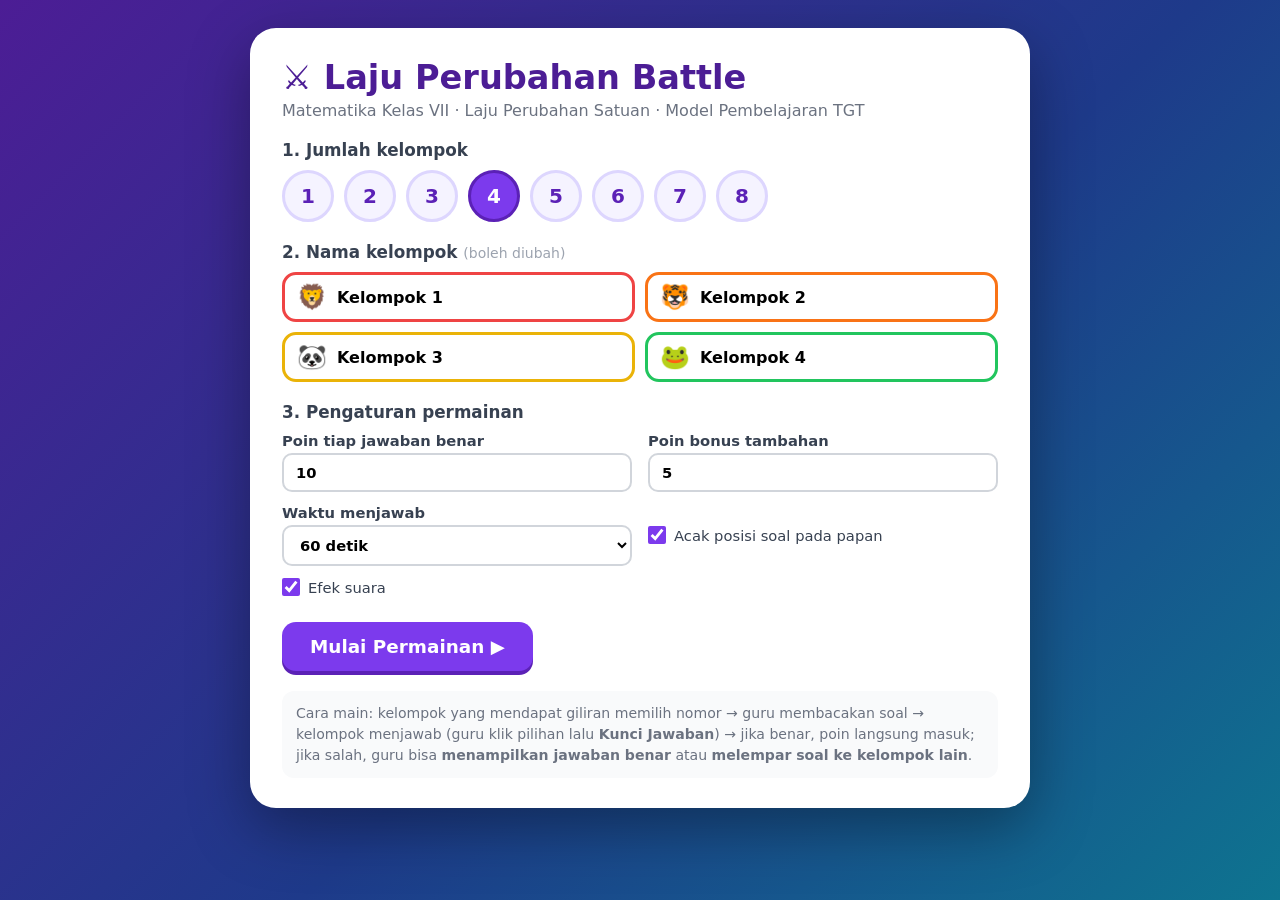
<file: index.html>
<!DOCTYPE html>
<html lang="id">
<head>
  <meta charset="utf-8">
  <meta name="viewport" content="width=device-width, initial-scale=1">
  <title>Laju Perubahan Battle – Kelas VII (TGT)</title>
  <link rel="stylesheet" href="style.css">
</head>
<body>

  <!-- ============ LAYAR 1: PENGATURAN ============ -->
  <section id="setup" class="screen active">
    <div class="setup-card">
      <h1>⚔️ Laju Perubahan Battle</h1>
      <p class="sub">Matematika Kelas VII · Laju Perubahan Satuan · Model Pembelajaran TGT</p>

      <h2>1. Jumlah kelompok</h2>
      <div id="teamCountBtns" class="count-btns"></div>

      <h2>2. Nama kelompok <small>(boleh diubah)</small></h2>
      <div id="teamNames" class="team-names"></div>

      <h2>3. Pengaturan permainan</h2>
      <div class="settings">
        <label>Poin tiap jawaban benar
          <input type="number" id="optPoints" min="1" max="1000" value="10">
        </label>
        <label>Poin bonus tambahan
          <input type="number" id="optBonus" min="0" max="1000" value="5">
        </label>
        <label>Waktu menjawab
          <select id="optTimer">
            <option value="0">Tanpa timer</option>
            <option value="30">30 detik</option>
            <option value="60" selected>60 detik</option>
            <option value="90">90 detik</option>
            <option value="120">120 detik</option>
            <option value="180">180 detik</option>
          </select>
        </label>
        <label class="check"><input type="checkbox" id="optShuffle" checked> Acak posisi soal pada papan</label>
        <label class="check"><input type="checkbox" id="optSound" checked> Efek suara</label>
      </div>

      <div class="actions">
        <button id="btnStart" class="btn primary big" type="button">Mulai Permainan ▶</button>
        <button id="btnResume" class="btn" type="button" hidden>↩ Lanjutkan permainan terakhir</button>
      </div>

      <p class="hint">Cara main: kelompok yang mendapat giliran memilih nomor → guru membacakan soal → kelompok menjawab (guru klik pilihan lalu <b>Kunci Jawaban</b>) → jika benar, poin langsung masuk; jika salah, guru bisa <b>menampilkan jawaban benar</b> atau <b>melempar soal ke kelompok lain</b>.</p>
    </div>
  </section>

  <!-- ============ LAYAR 2: PAPAN PERMAINAN ============ -->
  <section id="game" class="screen">
    <header class="topbar">
      <div id="turnInfo" class="turn-info"></div>
      <div class="top-actions">
        <span id="progress" class="progress"></span>
        <button id="btnFinish" class="btn small" type="button">🏁 Akhiri</button>
        <button id="btnMenu" class="btn small ghost" type="button">⚙ Menu</button>
      </div>
    </header>

    <main id="board" class="board" aria-label="Papan soal"></main>

    <footer id="scoreboard" class="scoreboard" aria-label="Skor kelompok"></footer>
  </section>

  <!-- ============ LAYAR 3: HASIL ============ -->
  <section id="result" class="screen">
    <div class="result-card">
      <h1 id="resultTitle">🏆 Permainan Selesai!</h1>
      <p id="resultSub" class="sub"></p>
      <ol id="rankList" class="rank-list"></ol>
      <button id="btnAgain" class="btn primary big" type="button">🔄 Main Lagi</button>
    </div>
  </section>

  <!-- ============ MODAL SOAL ============ -->
  <div id="modal" class="modal" hidden>
    <div id="modalBox" class="modal-box" tabindex="-1" role="dialog" aria-modal="true" aria-labelledby="qText">
      <div class="modal-head">
        <span id="qBadge" class="badge"></span>
        <span id="qTurn" class="turn-chip"></span>
        <div id="timerWrap" class="timer" hidden>
          <div class="timer-track"><div id="timerBar" class="timer-bar"></div></div>
          <span id="timerText" class="timer-text"></span>
        </div>
        <button id="btnClose" class="icon-btn" type="button" title="Tutup (Esc)">✕</button>
      </div>

      <p id="qText" class="q-text"></p>
      <div id="qOptions" class="options"></div>

      <div id="answerControls" class="controls">
        <label id="bonusLabel" class="bonus">
          <input type="checkbox" id="bonusCheck"><span>Beri poin bonus jika benar (+<span id="bonusVal"></span>)</span>
        </label>
        <div class="control-btns">
          <button id="btnLock" class="btn primary big" type="button" disabled>Kunci Jawaban ✔</button>
          <button id="btnGiveUp" class="btn" type="button">Tidak bisa menjawab</button>
        </div>
        <p class="control-hint">Klik pilihan yang dijawab kelompok (atau tekan A–D), lalu tekan <b>Kunci Jawaban</b>.</p>
      </div>

      <div id="wrongBox" class="award wrong" hidden>
        <div id="wrongMsg" class="award-title"></div>
        <div class="control-btns">
          <button id="btnShowAnswer" class="btn" type="button">👁 Tampilkan jawaban benar</button>
          <button id="btnThrow" class="btn primary" type="button">↪ Lempar ke kelompok lain</button>
        </div>
        <div id="throwList" class="throw-list" hidden></div>
      </div>

      <div id="explain" class="explain" hidden></div>

      <div id="nextBox" class="modal-actions" hidden>
        <button id="btnNext" class="btn primary big" type="button">Lanjut ▶</button>
      </div>
    </div>
  </div>

  <script src="soal.js"></script>
  <script src="script.js"></script>
</body>
</html>
</file>
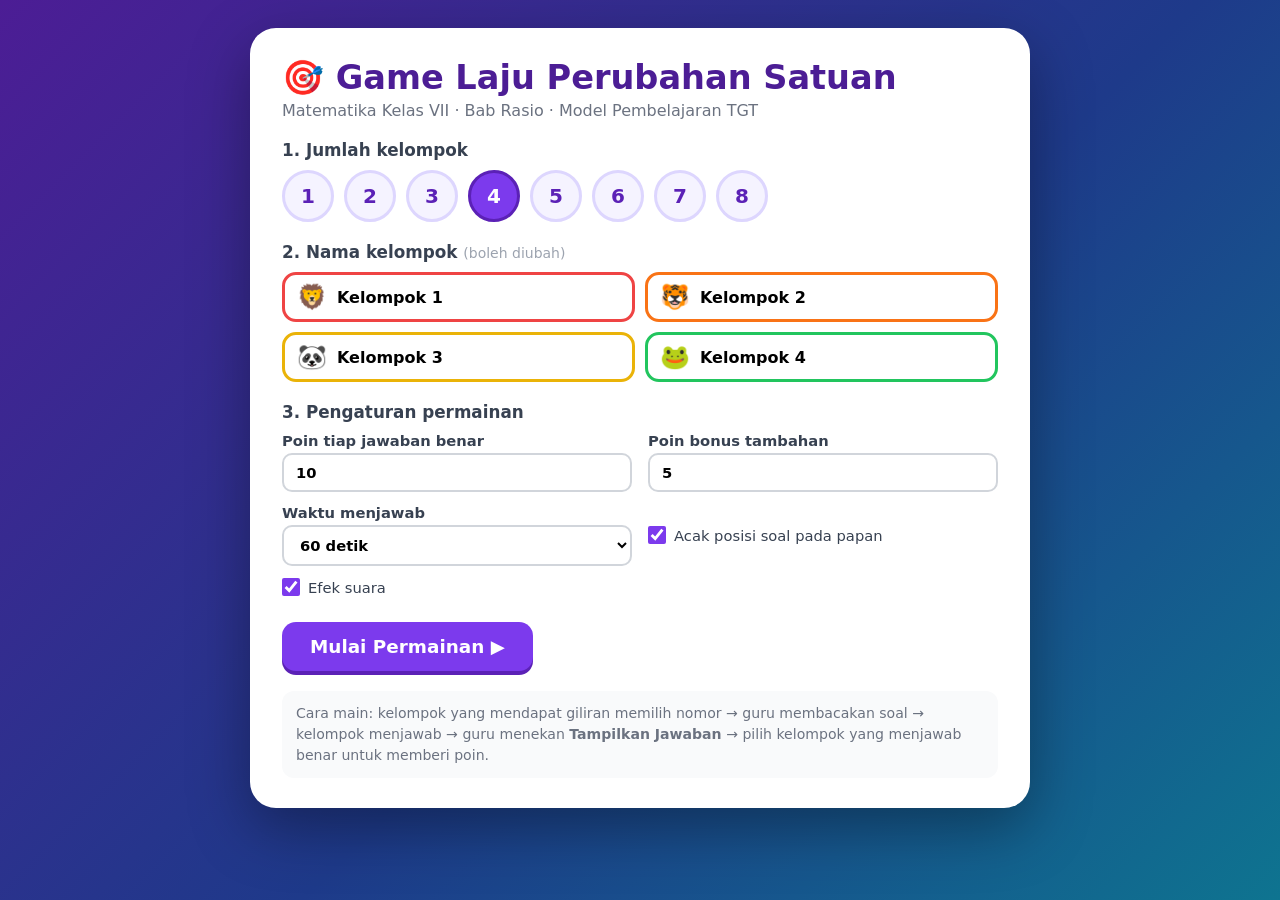
<file: index (4).html>
<!DOCTYPE html>
<html lang="id">
<head>
  <meta charset="utf-8">
  <meta name="viewport" content="width=device-width, initial-scale=1">
  <title>Game Laju Perubahan Satuan – Kelas VII (TGT)</title>
  <link rel="stylesheet" href="style.css">
</head>
<body>

  <!-- ============ LAYAR 1: PENGATURAN ============ -->
  <section id="setup" class="screen active">
    <div class="setup-card">
      <h1>🎯 Game Laju Perubahan Satuan</h1>
      <p class="sub">Matematika Kelas VII · Bab Rasio · Model Pembelajaran TGT</p>

      <h2>1. Jumlah kelompok</h2>
      <div id="teamCountBtns" class="count-btns"></div>

      <h2>2. Nama kelompok <small>(boleh diubah)</small></h2>
      <div id="teamNames" class="team-names"></div>

      <h2>3. Pengaturan permainan</h2>
      <div class="settings">
        <label>Poin tiap jawaban benar
          <input type="number" id="optPoints" min="1" max="1000" value="10">
        </label>
        <label>Poin bonus tambahan
          <input type="number" id="optBonus" min="0" max="1000" value="5">
        </label>
        <label>Waktu menjawab
          <select id="optTimer">
            <option value="0">Tanpa timer</option>
            <option value="30">30 detik</option>
            <option value="60" selected>60 detik</option>
            <option value="90">90 detik</option>
            <option value="120">120 detik</option>
            <option value="180">180 detik</option>
          </select>
        </label>
        <label class="check"><input type="checkbox" id="optShuffle" checked> Acak posisi soal pada papan</label>
        <label class="check"><input type="checkbox" id="optSound" checked> Efek suara</label>
      </div>

      <div class="actions">
        <button id="btnStart" class="btn primary big" type="button">Mulai Permainan ▶</button>
        <button id="btnResume" class="btn" type="button" hidden>↩ Lanjutkan permainan terakhir</button>
      </div>

      <p class="hint">Cara main: kelompok yang mendapat giliran memilih nomor → guru membacakan soal → kelompok menjawab → guru menekan <b>Tampilkan Jawaban</b> → pilih kelompok yang menjawab benar untuk memberi poin.</p>
    </div>
  </section>

  <!-- ============ LAYAR 2: PAPAN PERMAINAN ============ -->
  <section id="game" class="screen">
    <header class="topbar">
      <div id="turnInfo" class="turn-info"></div>
      <div class="top-actions">
        <span id="progress" class="progress"></span>
        <button id="btnFinish" class="btn small" type="button">🏁 Akhiri</button>
        <button id="btnMenu" class="btn small ghost" type="button">⚙ Menu</button>
      </div>
    </header>

    <main id="board" class="board" aria-label="Papan soal"></main>

    <footer id="scoreboard" class="scoreboard" aria-label="Skor kelompok"></footer>
  </section>

  <!-- ============ LAYAR 3: HASIL ============ -->
  <section id="result" class="screen">
    <div class="result-card">
      <h1 id="resultTitle">🏆 Permainan Selesai!</h1>
      <p id="resultSub" class="sub"></p>
      <ol id="rankList" class="rank-list"></ol>
      <button id="btnAgain" class="btn primary big" type="button">🔄 Main Lagi</button>
    </div>
  </section>

  <!-- ============ MODAL SOAL ============ -->
  <div id="modal" class="modal" hidden>
    <div class="modal-box" role="dialog" aria-modal="true" aria-labelledby="qText">
      <div class="modal-head">
        <span id="qBadge" class="badge"></span>
        <span id="qTurn" class="turn-chip"></span>
        <div id="timerWrap" class="timer" hidden>
          <div class="timer-track"><div id="timerBar" class="timer-bar"></div></div>
          <span id="timerText" class="timer-text"></span>
        </div>
        <button id="btnClose" class="icon-btn" type="button" title="Tutup (Esc)">✕</button>
      </div>

      <p id="qText" class="q-text"></p>
      <div id="qOptions" class="options"></div>

      <div id="explain" class="explain" hidden></div>

      <div id="awardBox" class="award" hidden>
        <div class="award-title">Kelompok mana yang menjawab benar?</div>
        <label id="bonusLabel" class="bonus">
          <input type="checkbox" id="bonusCheck"><span>Beri poin bonus tambahan (+<span id="bonusVal"></span>)</span>
        </label>
        <div id="awardBtns" class="award-btns"></div>
        <button id="btnNobody" class="btn" type="button">Tidak ada yang benar</button>
      </div>

      <div class="modal-actions">
        <button id="btnReveal" class="btn primary big" type="button">Tampilkan Jawaban</button>
      </div>
    </div>
  </div>

  <script src="soal.js"></script>
  <script src="script.js"></script>
</body>
</html>
</file>
<file: style.css>
/* ===== Dasar ===== */
* { box-sizing: border-box; margin: 0; padding: 0; }
html, body { height: 100%; }
body {
  font-family: "Segoe UI", system-ui, -apple-system, "Trebuchet MS", Roboto, Arial, sans-serif;
  color: #1f2937;
  background: linear-gradient(135deg, #4c1d95 0%, #1e3a8a 55%, #0e7490 100%);
  background-attachment: fixed;
}
button, input, select { font: inherit; }
[hidden] { display: none !important; }

.screen { display: none; min-height: 100vh; min-height: 100dvh; }
.screen.active { display: flex; }

/* ===== Tombol ===== */
.btn {
  border: 0; cursor: pointer; border-radius: 12px;
  padding: 10px 18px; font-weight: 700; color: #1f2937;
  background: #e5e7eb; box-shadow: 0 3px 0 #9ca3af;
  transition: transform .1s, box-shadow .1s, filter .15s;
}
.btn:hover { filter: brightness(1.05); }
.btn:active { transform: translateY(2px); box-shadow: 0 1px 0 #9ca3af; }
.btn.primary { background: #7c3aed; color: #fff; box-shadow: 0 4px 0 #5b21b6; }
.btn.primary:active { box-shadow: 0 1px 0 #5b21b6; }
.btn.big { font-size: 1.15rem; padding: 14px 28px; border-radius: 14px; }
.btn.small { padding: 7px 14px; font-size: .9rem; }
.btn.ghost { background: rgba(255,255,255,.18); color: #fff; box-shadow: none; }
.icon-btn {
  border: 0; background: #f3f4f6; color: #374151; width: 38px; height: 38px;
  border-radius: 50%; cursor: pointer; font-size: 1.1rem; flex: none;
}
.icon-btn:hover { background: #e5e7eb; }

/* ===== Layar pengaturan ===== */
#setup { align-items: flex-start; justify-content: center; padding: 28px 16px; }
.setup-card, .result-card {
  background: #fff; border-radius: 26px; padding: 30px 32px;
  width: 100%; max-width: 780px; box-shadow: 0 20px 60px rgba(0,0,0,.35);
}
.setup-card h1, .result-card h1 { font-size: clamp(1.5rem, 4vw, 2.1rem); color: #4c1d95; }
.sub { color: #6b7280; margin: 4px 0 18px; }
.setup-card h2 { font-size: 1.05rem; margin: 20px 0 10px; color: #374151; }
.setup-card h2 small { font-weight: 400; color: #9ca3af; }

.count-btns { display: flex; flex-wrap: wrap; gap: 10px; }
.count-btn {
  width: 52px; height: 52px; border-radius: 50%; border: 3px solid #ddd6fe;
  background: #f5f3ff; color: #5b21b6; font-size: 1.25rem; font-weight: 800; cursor: pointer;
  transition: transform .1s;
}
.count-btn:hover { transform: scale(1.08); }
.count-btn.active { background: #7c3aed; border-color: #5b21b6; color: #fff; }

.team-names { display: grid; grid-template-columns: repeat(2, 1fr); gap: 10px; }
.name-row {
  display: flex; align-items: center; gap: 10px; padding: 8px 12px;
  border: 3px solid var(--c); border-radius: 14px; background: #fff;
}
.name-row .dot { font-size: 1.5rem; }
.name-row input {
  flex: 1; min-width: 0; border: 0; outline: 0; font-weight: 600; font-size: 1rem; background: transparent;
}

.settings { display: grid; grid-template-columns: repeat(2, 1fr); gap: 12px 16px; }
.settings label { display: flex; flex-direction: column; gap: 4px; font-weight: 600; font-size: .92rem; color: #374151; }
.settings input[type="number"], .settings select {
  padding: 9px 12px; border: 2px solid #d1d5db; border-radius: 10px; background: #fff; font-weight: 600;
}
.settings label.check { flex-direction: row; align-items: center; gap: 8px; font-weight: 500; }
.settings input[type="checkbox"] { width: 18px; height: 18px; accent-color: #7c3aed; }

.actions { display: flex; flex-wrap: wrap; gap: 12px; margin-top: 26px; align-items: center; }
.hint { margin-top: 20px; font-size: .88rem; color: #6b7280; line-height: 1.5; background: #f9fafb; padding: 12px 14px; border-radius: 12px; }

/* ===== Layar permainan ===== */
#game { flex-direction: column; height: 100vh; height: 100dvh; padding: 12px 16px 0; gap: 10px; }
.topbar { display: flex; justify-content: space-between; align-items: center; gap: 12px; flex-wrap: wrap; color: #fff; }
.turn-info { display: flex; align-items: center; gap: 10px; font-size: clamp(1.05rem, 2.4vw, 1.6rem); }
.turn-dot {
  display: inline-flex; width: 42px; height: 42px; border-radius: 50%;
  align-items: center; justify-content: center; font-size: 1.4rem; border: 3px solid #fff;
}
.top-actions { display: flex; align-items: center; gap: 10px; }
.progress { font-size: .95rem; opacity: .9; }

.board {
  flex: 1; min-height: 0; display: grid; gap: 10px; padding: 4px 2px 10px;
  grid-template-columns: repeat(10, 1fr); grid-template-rows: repeat(5, 1fr);
}
.tile {
  border: 0; border-radius: 16px; cursor: pointer; color: #fff; font-weight: 800;
  font-size: clamp(1.3rem, 3vw, 2.8rem);
  background: linear-gradient(160deg, hsl(var(--h) 85% 62%), hsl(var(--h) 78% 46%));
  box-shadow: 0 6px 0 hsl(var(--h) 75% 30%);
  text-shadow: 0 2px 3px rgba(0,0,0,.25);
  transition: transform .12s, filter .15s;
  display: flex; flex-direction: column; align-items: center; justify-content: center; line-height: 1;
}
.tile:hover { transform: translateY(-4px) scale(1.04); filter: brightness(1.08); }
.tile:active { transform: translateY(3px); box-shadow: 0 2px 0 hsl(var(--h) 75% 30%); }
.tile.done {
  background: rgba(255,255,255,.1); box-shadow: none; text-shadow: none; cursor: default;
  border: 3px solid var(--tc, #9ca3af); color: rgba(255,255,255,.85); transform: none; filter: none;
  font-size: clamp(.9rem, 1.6vw, 1.4rem);
}
.tile.done.nobody { border-color: rgba(255,255,255,.3); color: rgba(255,255,255,.5); }
.tile-emoji { font-size: clamp(1.2rem, 2.6vw, 2.2rem); margin-bottom: 4px; }

.scoreboard {
  display: flex; flex-wrap: wrap; gap: 10px; justify-content: center;
  padding: 12px 8px 14px; margin: 0 -16px; background: rgba(0,0,0,.35);
}
.team {
  flex: 1 1 130px; max-width: 220px; background: #fff; border-radius: 16px;
  border-bottom: 6px solid var(--c); padding: 8px 10px; text-align: center;
  transition: transform .15s, box-shadow .15s;
}
.team.active { transform: translateY(-5px); box-shadow: 0 0 0 4px var(--c), 0 10px 20px rgba(0,0,0,.35); }
.team-main {
  display: flex; align-items: center; justify-content: center; gap: 6px; width: 100%;
  border: 0; background: transparent; cursor: pointer; font-weight: 700; color: #374151;
}
.team-emoji { font-size: 1.3rem; }
.team-name { overflow: hidden; text-overflow: ellipsis; white-space: nowrap; max-width: 130px; }
.team-score { display: flex; align-items: center; justify-content: center; gap: 8px; margin-top: 2px; }
.score { font-size: 1.9rem; font-weight: 800; color: var(--c); min-width: 56px; }
.adj {
  width: 28px; height: 28px; border-radius: 50%; border: 0; cursor: pointer;
  background: #f3f4f6; color: #374151; font-weight: 800; font-size: 1rem;
}
.adj:hover { background: #e5e7eb; }

/* ===== Modal soal ===== */
.modal {
  position: fixed; inset: 0; background: rgba(15,10,40,.75); z-index: 50;
  display: flex; align-items: center; justify-content: center; padding: 14px;
}
.modal-box {
  background: #fff; border-radius: 26px; width: 100%; max-width: 1000px;
  max-height: 96vh; overflow-y: auto; padding: 22px 28px 26px;
  animation: pop .22s ease-out; outline: none;
}
@keyframes pop { from { transform: scale(.88); opacity: 0; } to { transform: scale(1); opacity: 1; } }
.modal-head { display: flex; align-items: center; gap: 12px; flex-wrap: wrap; margin-bottom: 14px; }
.badge { background: #7c3aed; color: #fff; font-weight: 800; padding: 6px 16px; border-radius: 999px; }
.turn-chip { font-weight: 700; padding: 6px 14px; border-radius: 999px; color: #fff; }
.timer { flex: 1; min-width: 140px; display: flex; align-items: center; gap: 10px; }
.timer-track { flex: 1; height: 14px; background: #e5e7eb; border-radius: 999px; overflow: hidden; }
.timer-bar { height: 100%; width: 100%; background: #22c55e; border-radius: 999px; transition: background .3s; }
.timer.warn .timer-bar { background: #f59e0b; }
.timer.over .timer-bar { background: #ef4444; }
.timer-text { font-weight: 800; min-width: 86px; text-align: right; color: #374151; }
.timer.over .timer-text { color: #ef4444; }

.q-text { font-size: clamp(1.3rem, 2.8vw, 2.1rem); font-weight: 700; line-height: 1.4; margin: 6px 0 20px; color: #111827; }
.options { display: grid; grid-template-columns: repeat(2, 1fr); gap: 12px; }
.opt {
  width: 100%; text-align: left; color: inherit; cursor: pointer; font-family: inherit;
  display: flex; align-items: center; gap: 14px; padding: 14px 16px;
  border: 3px solid #e5e7eb; border-radius: 16px; background: #f9fafb;
  font-size: clamp(1.1rem, 2.2vw, 1.7rem); font-weight: 600;
  transition: opacity .2s, background .2s, border-color .2s;
}
.opt-l {
  flex: none; width: 46px; height: 46px; border-radius: 12px; display: flex;
  align-items: center; justify-content: center; font-weight: 800; color: #fff; font-size: 1.3rem;
}
.opt:nth-child(1) .opt-l { background: #ef4444; }
.opt:nth-child(2) .opt-l { background: #3b82f6; }
.opt:nth-child(3) .opt-l { background: #eab308; }
.opt:nth-child(4) .opt-l { background: #22c55e; }
.opt.correct { background: #dcfce7; border-color: #16a34a; }
.opt.correct::after { content: "✔"; margin-left: auto; color: #16a34a; font-size: 1.6rem; }
.opt.dim { opacity: .35; }
.opt:not(:disabled):hover { border-color: #a78bfa; background: #faf5ff; }
.opt.selected { border-color: #7c3aed; background: #f5f3ff; box-shadow: 0 0 0 3px #ddd6fe; }
.opt.wrong { background: #fee2e2; border-color: #ef4444; opacity: .8; }
.opt.wrong::after { content: "✖"; margin-left: auto; color: #dc2626; font-size: 1.5rem; }
.opt:disabled { cursor: default; }

.explain {
  margin-top: 16px; padding: 14px 18px; background: #eff6ff; border-left: 6px solid #3b82f6;
  border-radius: 12px; font-size: clamp(1rem, 1.8vw, 1.3rem); line-height: 1.5;
}
.award { margin-top: 16px; padding: 16px; background: #faf5ff; border: 2px dashed #c4b5fd; border-radius: 16px; text-align: center; }
.award-title { font-weight: 800; color: #5b21b6; margin-bottom: 8px; font-size: 1.1rem; }
.bonus { display: inline-flex; align-items: center; gap: 8px; margin-bottom: 12px; font-weight: 600; color: #374151; cursor: pointer; }
.bonus input { width: 18px; height: 18px; accent-color: #f59e0b; }
.award-btns { display: flex; flex-wrap: wrap; gap: 10px; justify-content: center; margin-bottom: 12px; }
.award-btn {
  border: 0; cursor: pointer; border-radius: 12px; padding: 10px 16px; color: #fff; font-weight: 800;
  background: var(--c); box-shadow: 0 4px 0 rgba(0,0,0,.25); transition: transform .1s;
}
.award-btn:hover { transform: translateY(-2px); }
.award-btn:active { transform: translateY(2px); box-shadow: 0 1px 0 rgba(0,0,0,.25); }
.award-btn.turn { outline: 4px solid #111827; outline-offset: 2px; }
.award-btn small { display: block; font-weight: 600; opacity: .9; }
.modal-actions { display: flex; justify-content: center; margin-top: 20px; }

/* ===== Layar hasil ===== */
#result { align-items: center; justify-content: center; padding: 20px 16px; }
.result-card { text-align: center; max-width: 620px; }
.rank-list { list-style: none; margin: 14px 0 24px; display: flex; flex-direction: column; gap: 10px; }
.rank-item {
  display: flex; align-items: center; gap: 12px; padding: 12px 16px; border-radius: 16px;
  background: #f9fafb; border: 3px solid var(--c); font-weight: 700; text-align: left;
}
.rank-item.first { background: #fffbeb; border-width: 4px; font-size: 1.25rem; transform: scale(1.03); }
.rank-medal { font-size: 1.7rem; min-width: 40px; text-align: center; }
.rank-name { flex: 1; overflow: hidden; text-overflow: ellipsis; }
.rank-score { font-size: 1.4rem; color: var(--c); }

.confetti {
  position: fixed; top: -20px; width: 10px; height: 16px; z-index: 100; pointer-events: none;
  animation: fall linear forwards;
}
@keyframes fall { to { transform: translateY(110vh) rotate(720deg); } }

/* ===== Responsif ===== */
@media (max-width: 1000px) {
  .board { grid-template-columns: repeat(5, 1fr); grid-template-rows: none; grid-auto-rows: minmax(64px, 1fr); overflow-y: auto; }
}
@media (max-width: 700px) {
  .setup-card, .result-card { padding: 22px 18px; }
  .team-names, .settings, .options { grid-template-columns: 1fr; }
  .modal-box { padding: 16px 16px 20px; }
  .team { flex-basis: 45%; max-width: none; }
  .score { font-size: 1.5rem; }
}

/* ===== Kontrol jawaban (kunci / lempar) ===== */
.controls { margin-top: 18px; text-align: center; }
.control-btns { display: flex; flex-wrap: wrap; gap: 12px; justify-content: center; }
.control-hint { margin-top: 10px; font-size: .88rem; color: #6b7280; }
.controls .bonus { margin-bottom: 12px; }
.award.wrong { background: #fef2f2; border-color: #fca5a5; }
.award.wrong .award-title { color: #b91c1c; margin-bottom: 12px; }
.throw-list { display: flex; flex-wrap: wrap; gap: 10px; justify-content: center; margin-top: 14px; }
.throw-list::before { content: "Lempar ke:"; width: 100%; text-align: center; font-weight: 700; color: #374151; }
.btn:disabled { opacity: .45; cursor: not-allowed; box-shadow: none; }
</file>
